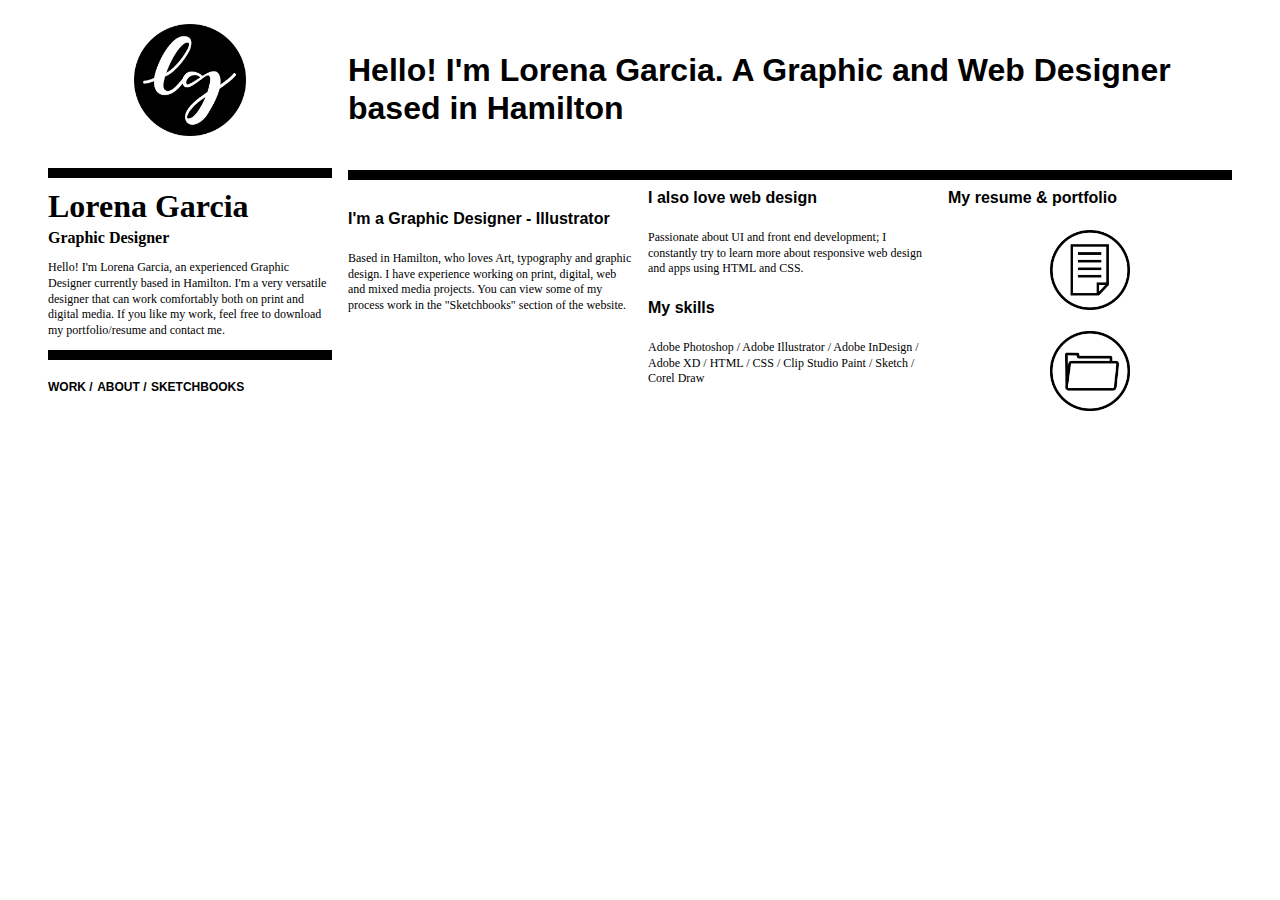
<file: About.html>
<!DOCTYPE html>
<head>
  <meta charset="utf-8">
  <meta name="description" content="DESCRIPTION TEXT">
  <meta name="viewport" content="width=device-width, initial-scale=1">
  <link href="styles.css" rel="stylesheet">
  <title>Lorena Garcia | Graphic Designer</title>

  <link rel="apple-touch-icon" sizes="180x180" href="images/apple-touch-icon.png">
  <link rel="icon" type="images/png" sizes="32x32" href="images/favicon-32x32.png">
  <link rel="icon" type="images/png" sizes="16x16" href="images/favicon-16x16.png">
  <link rel="manifest" href="images/site.webmanifest">

  <body>

    <header>
      <a href="index.html" class="logo">
        <img src="images/logo.png" alt="Lorena Garcia"/>
      </a>
      <hr>
      <h1>Lorena Garcia</h1>
      <h3>Graphic Designer</h3>
      <p> Hello! I'm Lorena Garcia, an experienced Graphic Designer currently based in Hamilton. I'm a very versatile designer that can work comfortably both on print and digital media. If you like my work, feel free to download my portfolio/resume and contact me. 

      </p>
      <hr>
      <nav>
        <a href="index.html">Work</a>
        <a href="About.html">About</a>
        <a href="Sketchbooks.html">Sketchbooks</a>
      </nav>
    </header>
    

    <main>


      <h4 class="big-heading"> Hello! I'm Lorena Garcia. A Graphic and Web Designer
      based in Hamilton</h4>
      <hr>

      
      <div class="columns">
        
        <div>

          <h4>I'm a Graphic Designer - Illustrator</h4>

          <p>Based in Hamilton, who loves Art,
            typography and graphic design. I have
            experience working on print, digital, web and
            mixed media projects. You can view some of my 
            process work in the "Sketchbooks" section of
            the website.
          </p>

        </div>

        
        <div>
          <h4>I also love web design</h4>

          <p>Passionate about UI and front end
            development; I constantly try to learn
            more about responsive web design
            and apps using HTML and CSS.
          </p>

          <h4>My skills</h4>

          <p>Adobe Photoshop / Adobe Illustrator /
            Adobe InDesign / Adobe XD / HTML
            / CSS / Clip Studio Paint / Sketch /
          Corel Draw</p>

        </div>


        <div>
          
         <h4>My resume & portfolio</h4>
         <a href="resume.pdf" class="resume"><img src="images/resume.png" alt="Lorena Garcia"/></a>
         <br>
         <a href="portfolio.pdf" class="resume"><img src="images/portfolio.png" alt="Lorena Garcia"/></a>


         
       </div>


     </div>
   </div>

 </div>
</file>
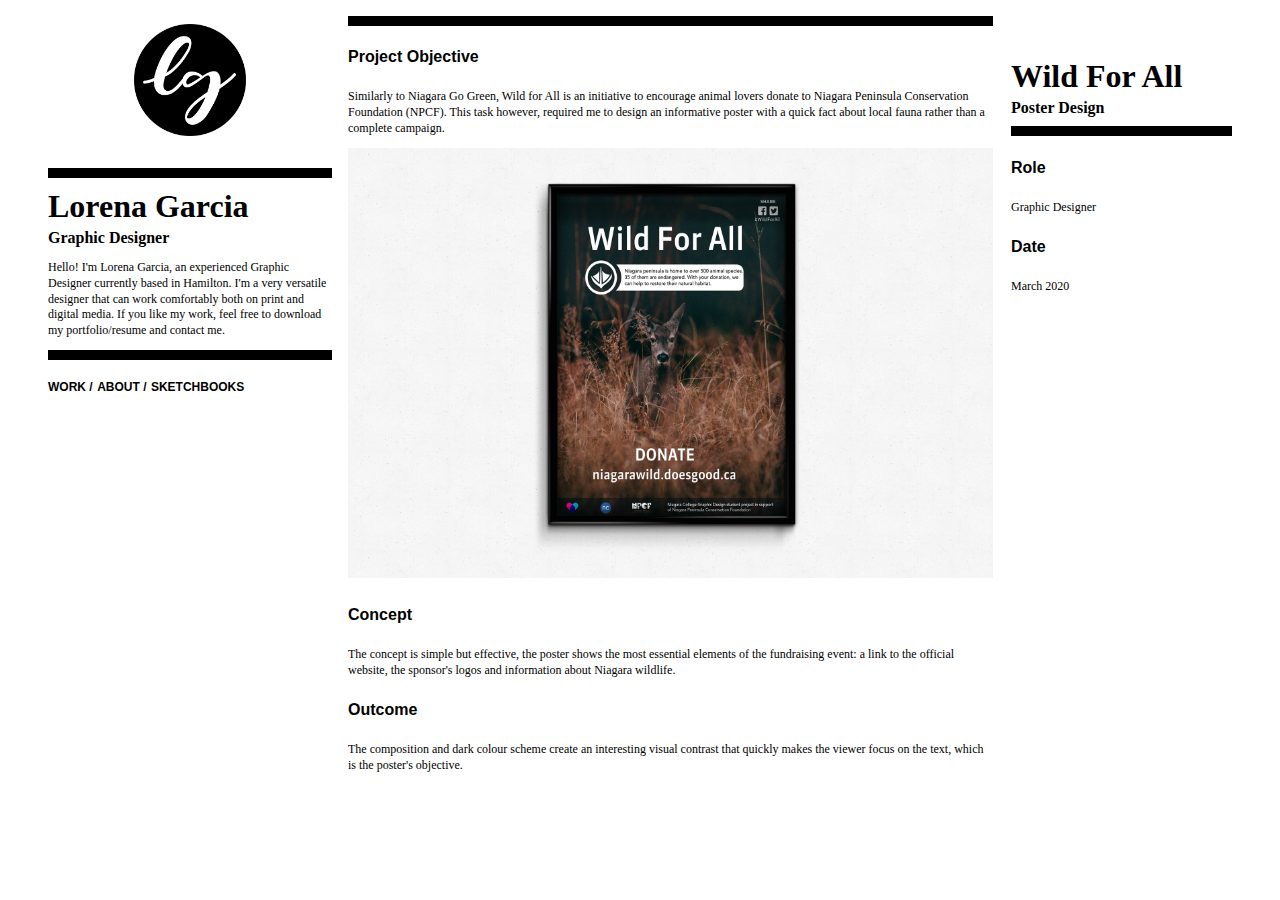
<file: Piece3.html>
<!DOCTYPE html>
<head>
  <meta charset="utf-8">
  <meta name="description" content="DESCRIPTION TEXT">
  <meta name="viewport" content="width=device-width, initial-scale=1">
  <link href="styles.css" rel="stylesheet">
  <title>Lorena Garcia | Graphic Designer</title>

  <link rel="apple-touch-icon" sizes="180x180" href="images/apple-touch-icon.png">
  <link rel="icon" type="images/png" sizes="32x32" href="images/favicon-32x32.png">
  <link rel="icon" type="images/png" sizes="16x16" href="images/favicon-16x16.png">
  <link rel="manifest" href="images/site.webmanifest">


  <body>
    <header>
      <a href="index.html" class="logo">
        <img src="images/logo.png" alt="Lorena Garcia"/>
      </a>
      <hr>
      <h1>Lorena Garcia</h1>
      <h3>Graphic Designer</h3>
      <p>Hello! I'm Lorena Garcia, an experienced Graphic Designer currently based in Hamilton. I'm a very versatile designer that can work comfortably both on print and digital media. If you like my work, feel free to download my portfolio/resume and contact me.</p>
      <hr>
      <nav>
        <a href="index.html">Work</a>
        <a href="About.html">About</a>
        <a href="Sketchbooks.html">Sketchbooks</a>
      </nav>
    </header>


    <main>

      <article>

        <hr>
        <h4>Project Objective</h4>

        <p>Similarly to Niagara Go Green, Wild for All is an initiative to encourage animal lovers donate to Niagara Peninsula Conservation Foundation (NPCF). This task however, required me to design an informative poster with a quick fact about local fauna rather than a complete campaign.</p>

        <img type="images.png" src="images/3.png">
      

        <h4>Concept</h4>

        <p>The concept is simple but effective, the poster shows the most essential elements of the fundraising event: a link to the official website, the sponsor's logos and information about Niagara wildlife.</p>


        <h4> Outcome</h4>

        <p>The composition and dark colour scheme create an interesting visual contrast that quickly makes the viewer focus on the text, which is the poster's objective.</p>


      </article>


       <aside>

        <h1>Wild For All</h1>
        <h3>Poster Design</h3>

        <hr>  

        <h4>Role</h4>

        <p>Graphic Designer</p>

        <h4>Date</h4>

        <p>March 2020 </p>

    

      </aside>

      </aside>

    </main>

    
  </body>
</file>
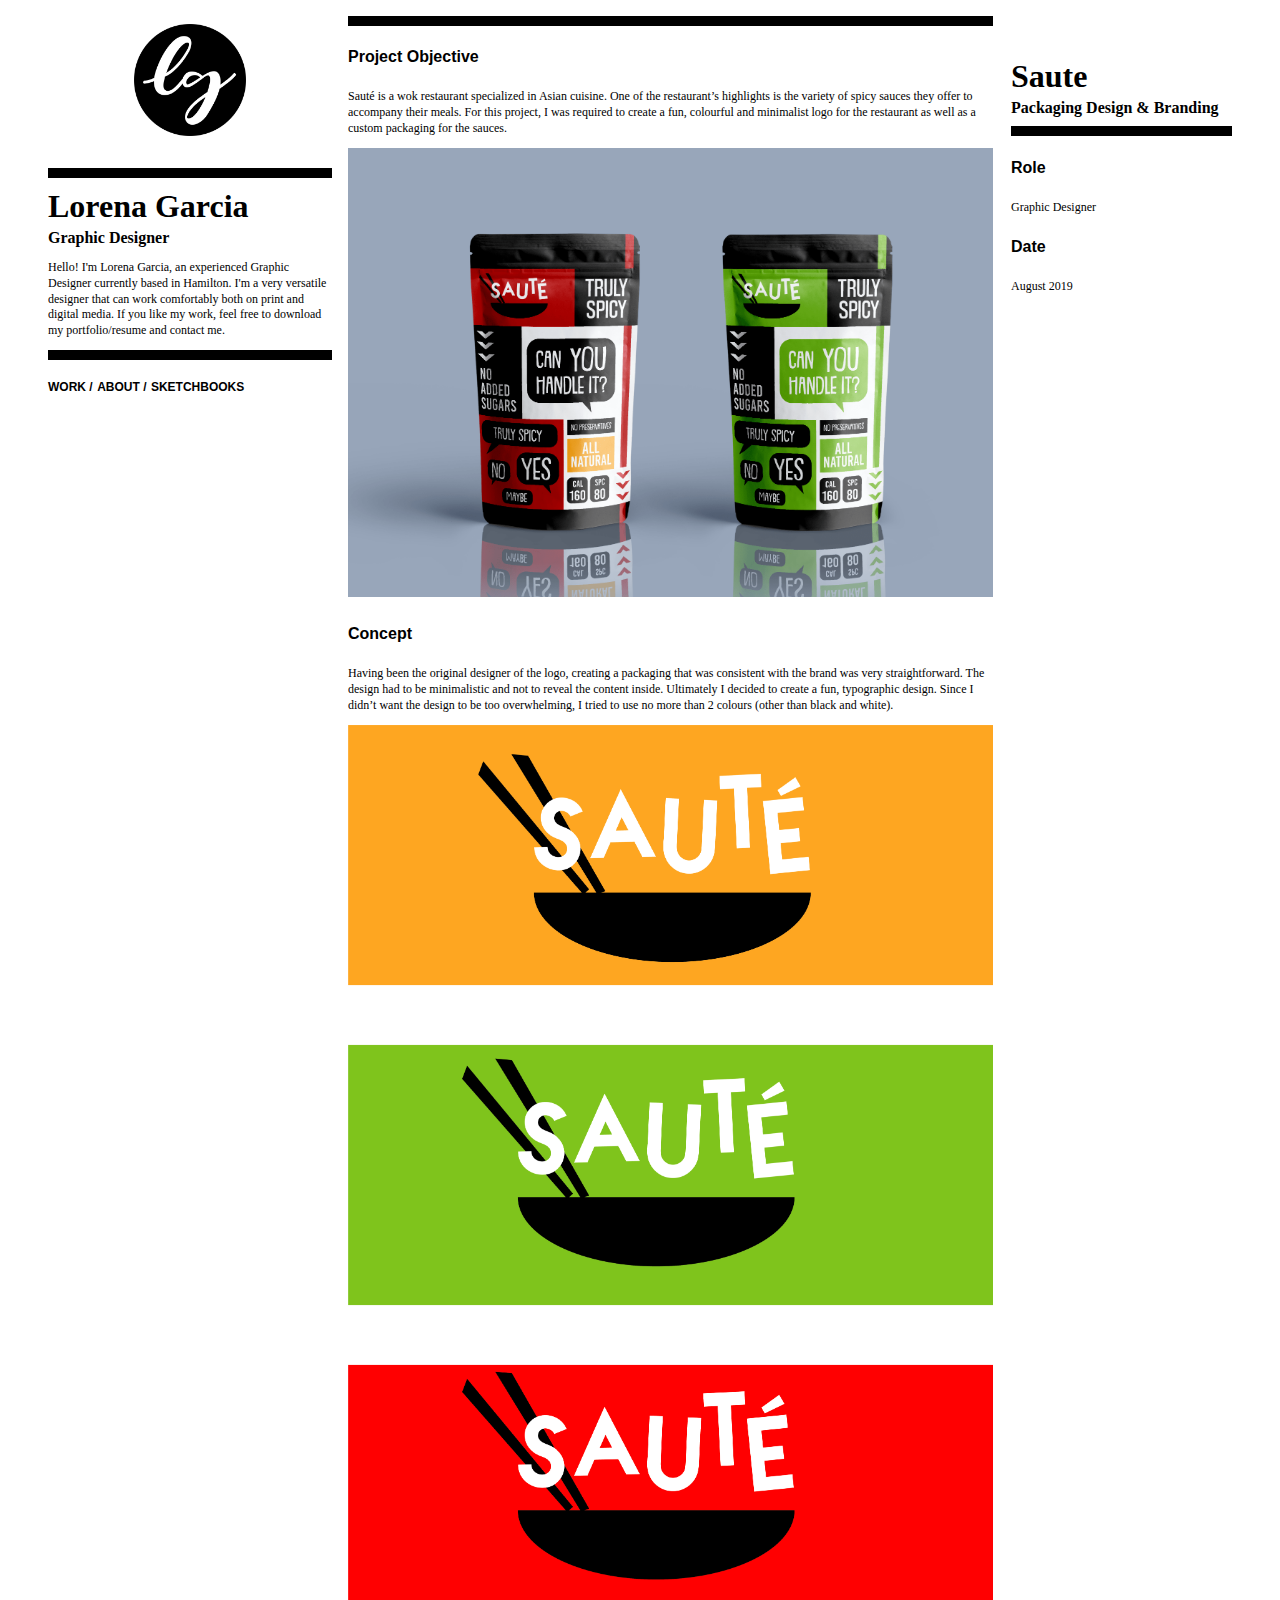
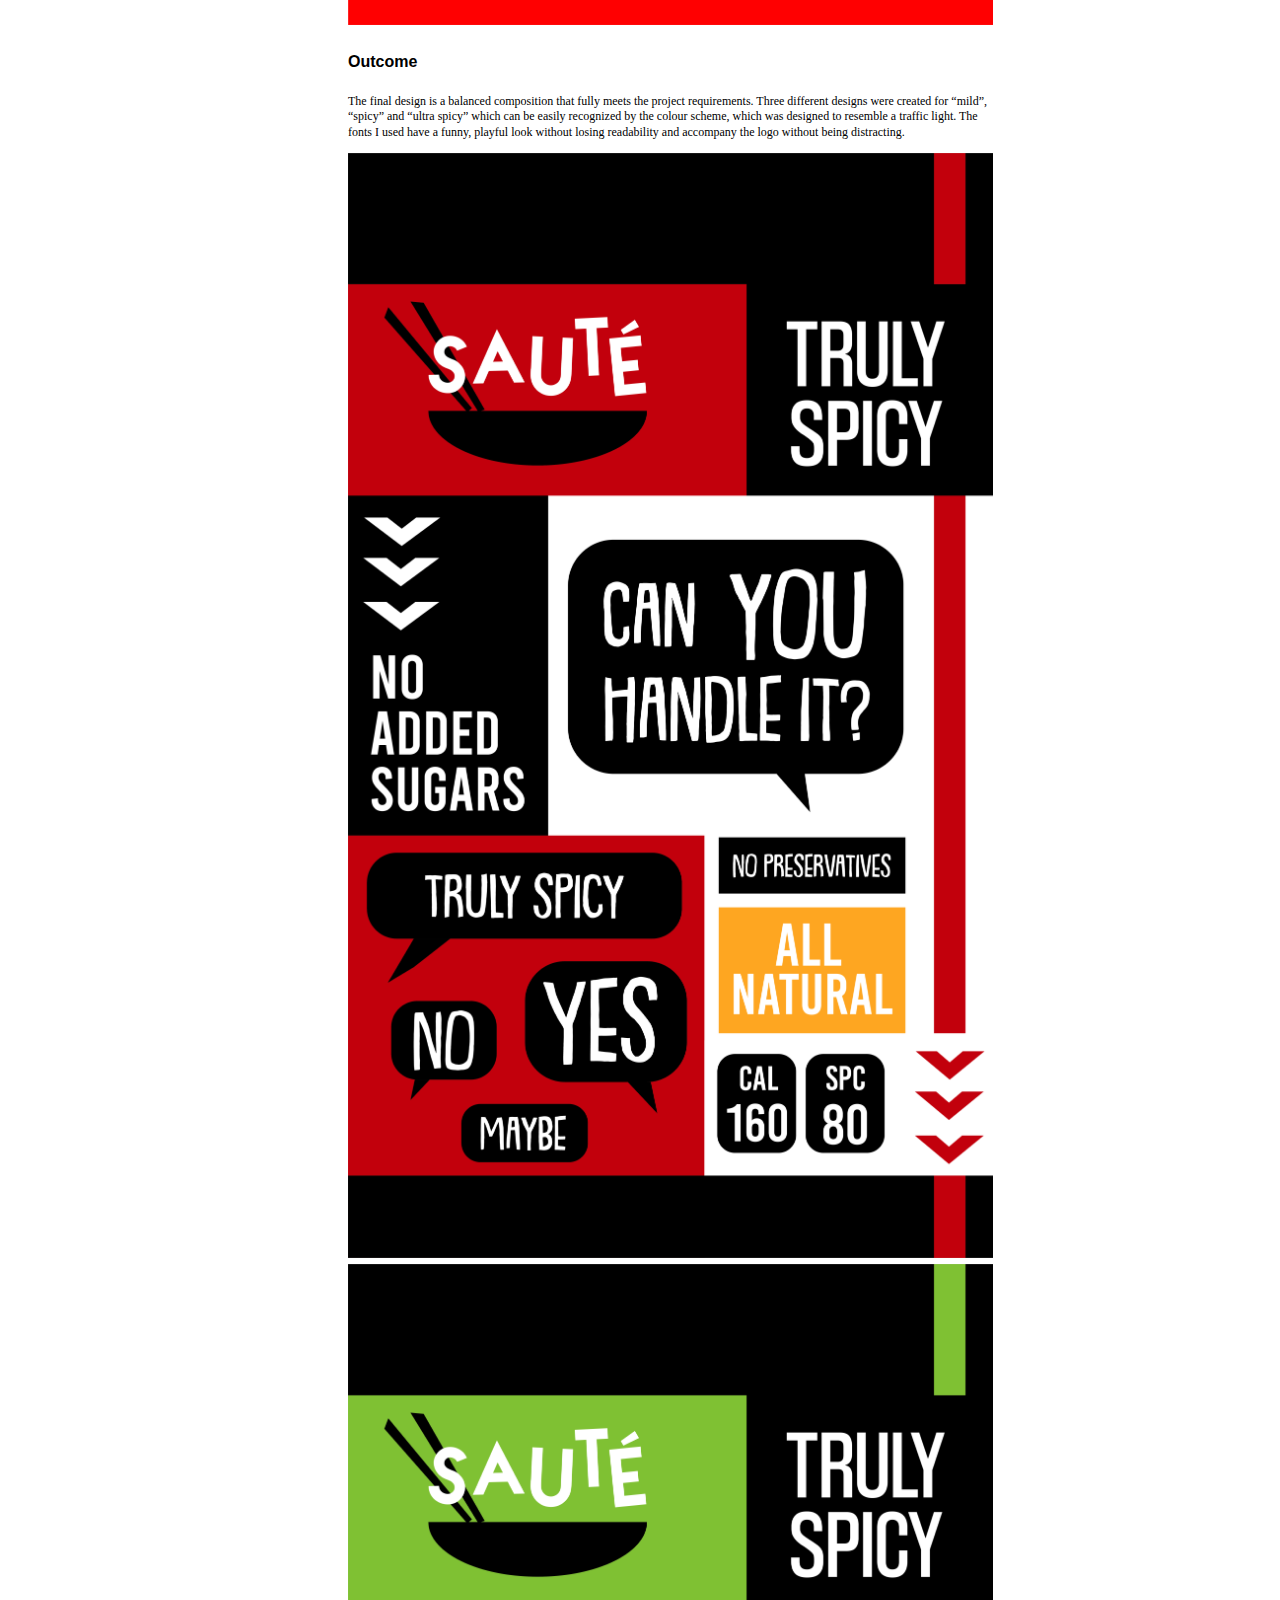
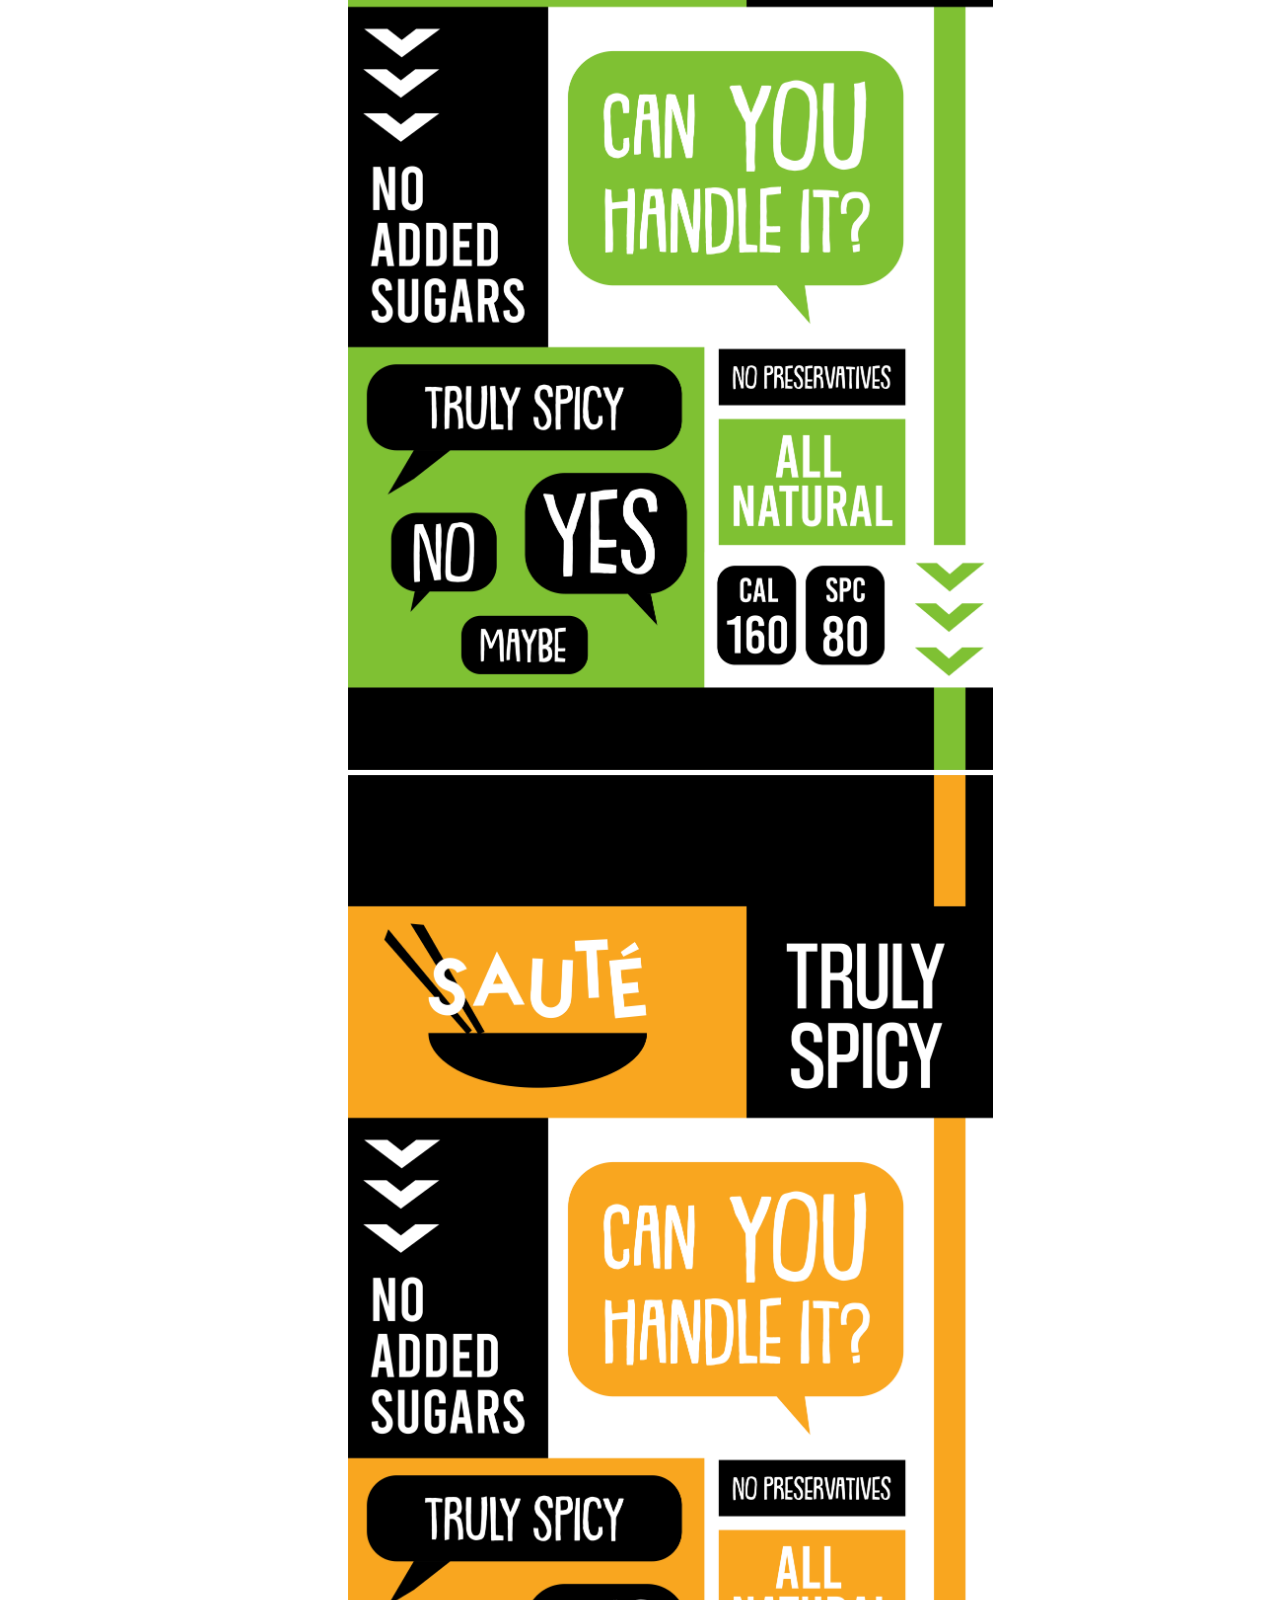
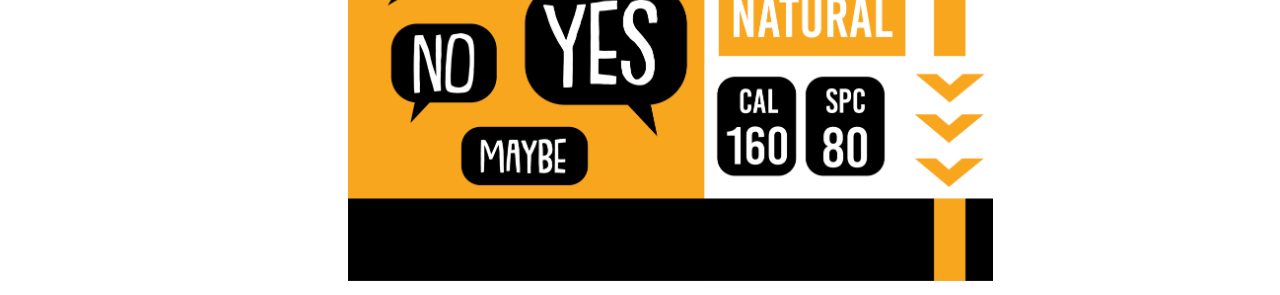
<file: Piece6.html>
<!DOCTYPE html>
<head>
  <meta charset="utf-8">
  <meta name="description" content="DESCRIPTION TEXT">
  <meta name="viewport" content="width=device-width, initial-scale=1">
  <link href="styles.css" rel="stylesheet">
  <title>Lorena Garcia | Graphic Designer</title>

  <link rel="apple-touch-icon" sizes="180x180" href="images/apple-touch-icon.png">
  <link rel="icon" type="images/png" sizes="32x32" href="images/favicon-32x32.png">
  <link rel="icon" type="images/png" sizes="16x16" href="images/favicon-16x16.png">
  <link rel="manifest" href="images/site.webmanifest">


  <body>
    <header>
      <a href="index.html" class="logo">
        <img src="images/logo.png" alt="Lorena Garcia"/>
      </a>
      <hr>
      <h1>Lorena Garcia</h1>
      <h3>Graphic Designer</h3>
      <p>Hello! I'm Lorena Garcia, an experienced Graphic Designer currently based in Hamilton. I'm a very versatile designer that can work comfortably both on print and digital media. If you like my work, feel free to download my portfolio/resume and contact me.</p>
      <hr>
      <nav>
        <a href="index.html">Work</a>
        <a href="About.html">About</a>
        <a href="Sketchbooks.html">Sketchbooks</a>
      </nav>
    </header>


    <main>

      <article>

        <hr>
        <h4>Project Objective</h4>

        <p>Sauté is a wok restaurant specialized in Asian cuisine. One of the restaurant’s highlights is the variety of spicy sauces they offer to accompany their meals. For this project, I was required to create a fun, colourful and minimalist logo for the restaurant as well as a custom packaging for the sauces.</p>

        <img type="images.png" src="images/6.png">


        <h4>Concept</h4>

        <p>Having been the original designer of the logo, creating a packaging that was consistent with the brand was very straightforward. The design had to be minimalistic and not to reveal the content inside. Ultimately I decided to create a fun, typographic design. Since I didn’t want the design to be too overwhelming, I tried to use no more than 2 colours (other than black and white).
</p>

        <img type="images.png" src="images/6.2.png">

        <h4> Outcome</h4>

        <p>The final design is a balanced composition that fully meets the project requirements. Three different designs were created for “mild”, “spicy” and “ultra spicy” which can be easily recognized by the colour scheme, which was designed to resemble a traffic light. The fonts I used have a funny, playful look without losing readability and accompany the logo without being distracting.</p>

        <img type="images.png" src="images/6.3.png">
        <img type="images.png" src="images/6.4.png">
        <img type="images.png" src="images/6.5.png">



      </article>


       <aside>

        <h1>Saute</h1>
        <h3>Packaging Design & Branding</h3>

        <hr>  

        <h4>Role</h4>

        <p>Graphic Designer</p>

        <h4>Date</h4>

        <p>August 2019 </p>

      

      </aside>

    </main>

    
  </body>
</file>
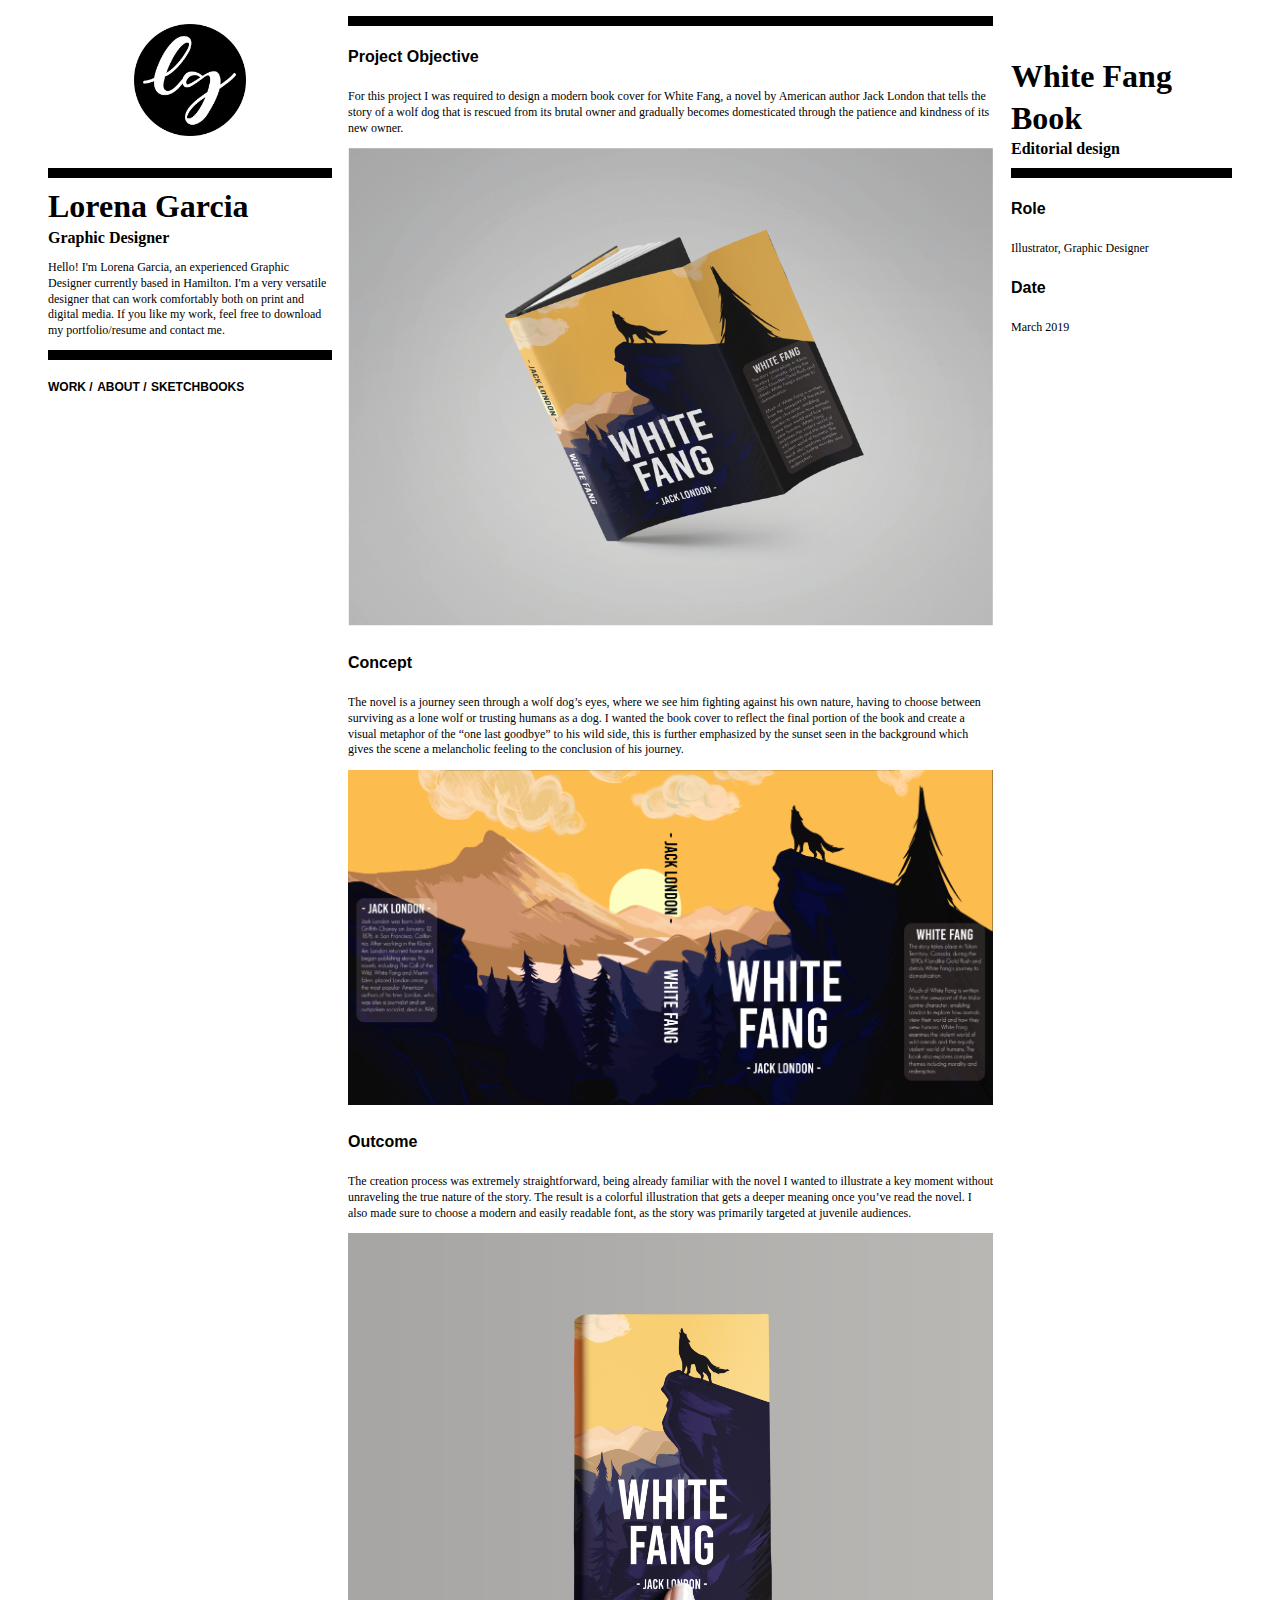
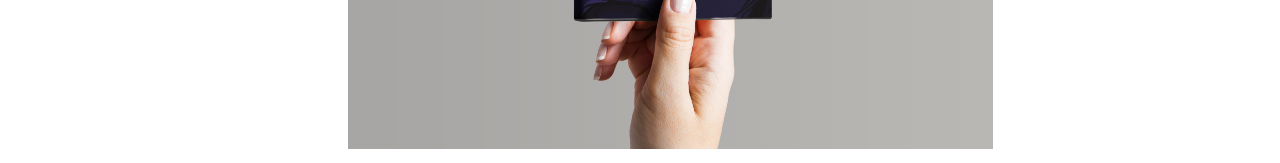
<file: Piece7.html>
<!DOCTYPE html>
<head>
  <meta charset="utf-8">
  <meta name="description" content="DESCRIPTION TEXT">
  <meta name="viewport" content="width=device-width, initial-scale=1">
  <link href="styles.css" rel="stylesheet">
  <title>Lorena Garcia | Graphic Designer</title>

  <link rel="apple-touch-icon" sizes="180x180" href="images/apple-touch-icon.png">
  <link rel="icon" type="images/png" sizes="32x32" href="images/favicon-32x32.png">
  <link rel="icon" type="images/png" sizes="16x16" href="images/favicon-16x16.png">
  <link rel="manifest" href="images/site.webmanifest">


  <body>
    <header>
      <a href="index.html" class="logo">
        <img src="images/logo.png" alt="Lorena Garcia"/>
      </a>
      <hr>
      <h1>Lorena Garcia</h1>
      <h3>Graphic Designer</h3>
      <p>Hello! I'm Lorena Garcia, an experienced Graphic Designer currently based in Hamilton. I'm a very versatile designer that can work comfortably both on print and digital media. If you like my work, feel free to download my portfolio/resume and contact me.</p>
      <hr>
      <nav>
        <a href="index.html">Work</a>
        <a href="About.html">About</a>
        <a href="Sketchbooks.html">Sketchbooks</a>
      </nav>
    </header>


    <main>

      <article>

        <hr>
        <h4>Project Objective</h4>

        <p>For this project I was required to design a modern book cover for White Fang, a novel by American author Jack London that tells the story of a wolf dog that is rescued from its brutal owner and gradually becomes domesticated through the patience and kindness of its new owner.</p>

        <img type="images.png" src="images/7.2.png">
        
        <h4>Concept</h4>

        <p>The novel is a journey seen through a wolf dog’s eyes, where we see him fighting against his own nature, having to choose between surviving as a lone wolf or trusting humans as a dog. I wanted the book cover to reflect the final portion of the book and create a visual metaphor of the “one last goodbye” to his wild side, this is further emphasized by the sunset seen in the background which gives the scene a melancholic feeling to the conclusion of his journey.  </p>

        <img type="images.png" src="images/7.png">
        
  

        <h4> Outcome</h4>

        <p>The creation process was extremely straightforward, being already familiar with the novel I wanted to illustrate a key moment without unraveling the true nature of the story. The result is a colorful illustration that gets a deeper meaning once you’ve read the novel. I also made sure to choose a modern and easily readable font, as the story was primarily targeted at juvenile audiences. 
</p>

        <img type="images.png" src="images/7.3.jpg">

      </article>


      <aside>

        <h1>White Fang Book</h1>
        <h3>Editorial design</h3>

        <hr>  

        <h4>Role</h4>

        <p>Illustrator, Graphic Designer</p>

        <h4>Date</h4>

        <p>March 2019 </p>


      </aside>

    </main>

    
  </body>
</file>
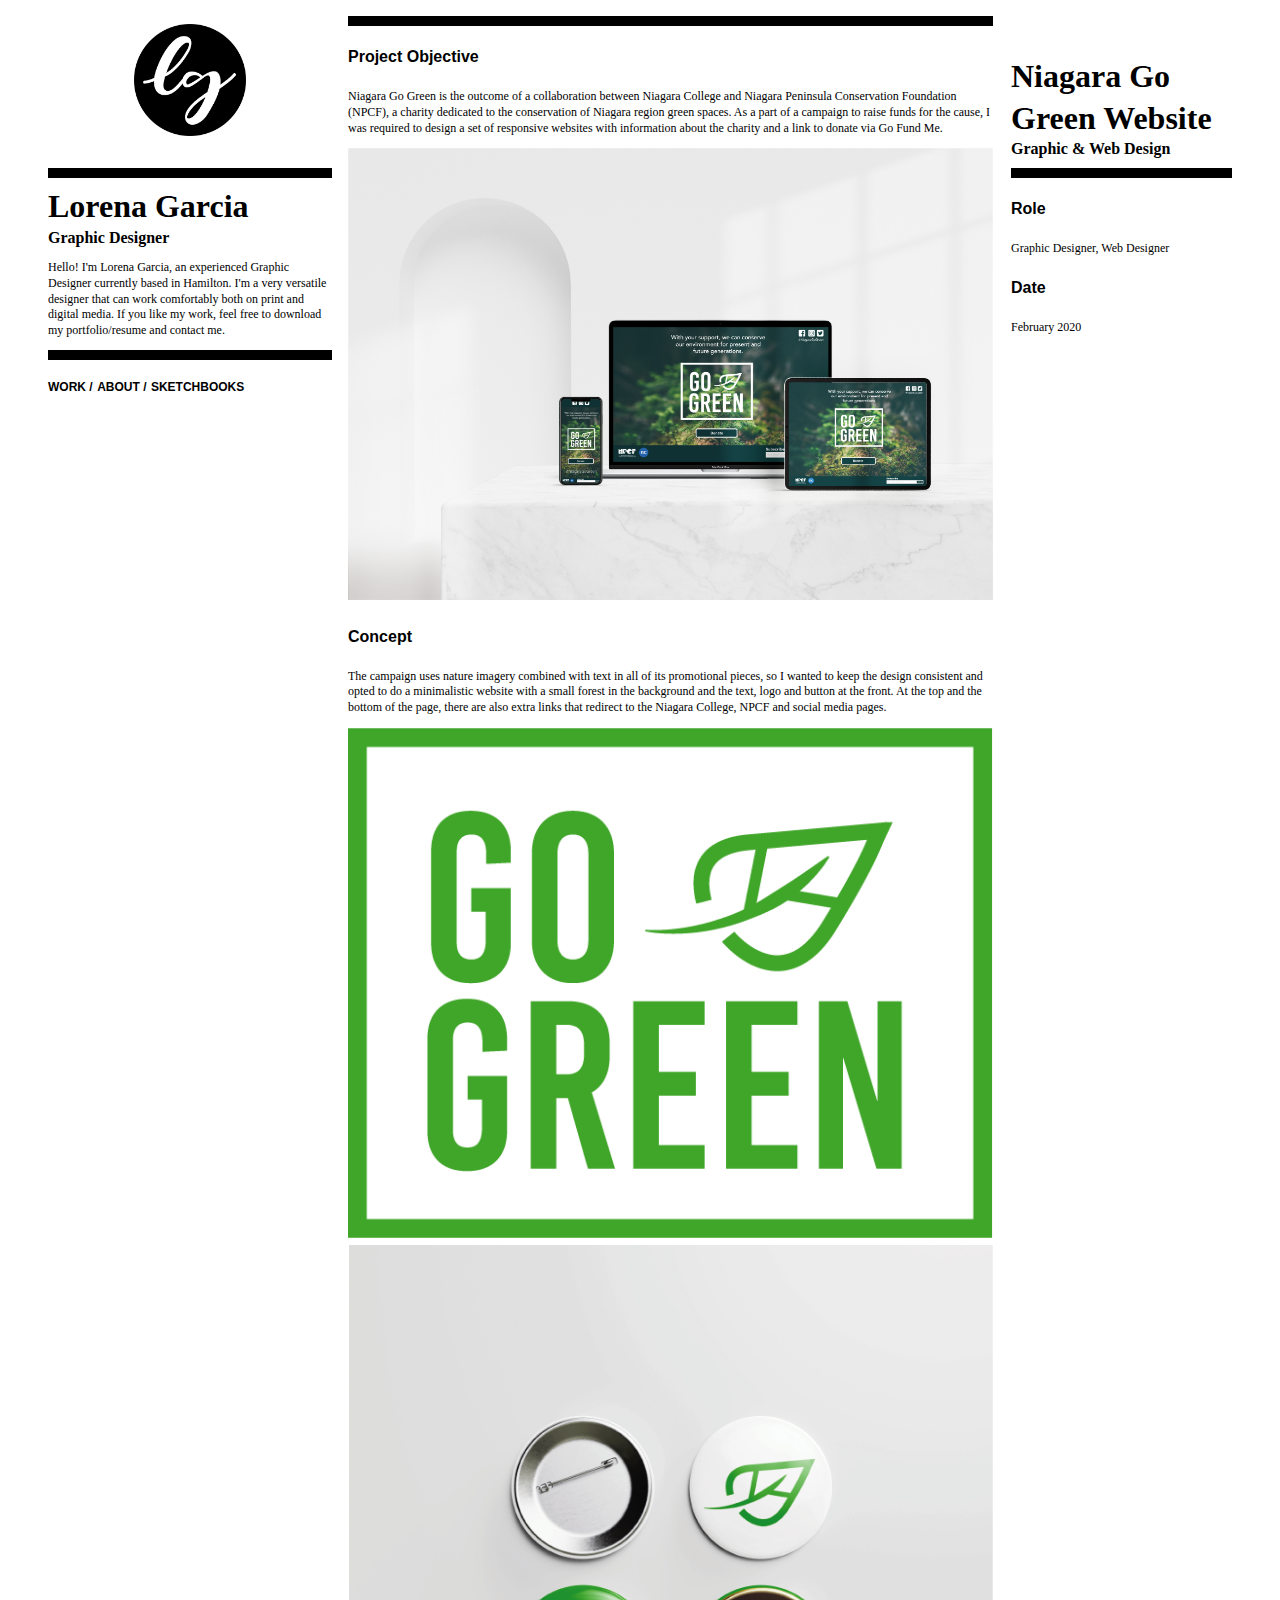
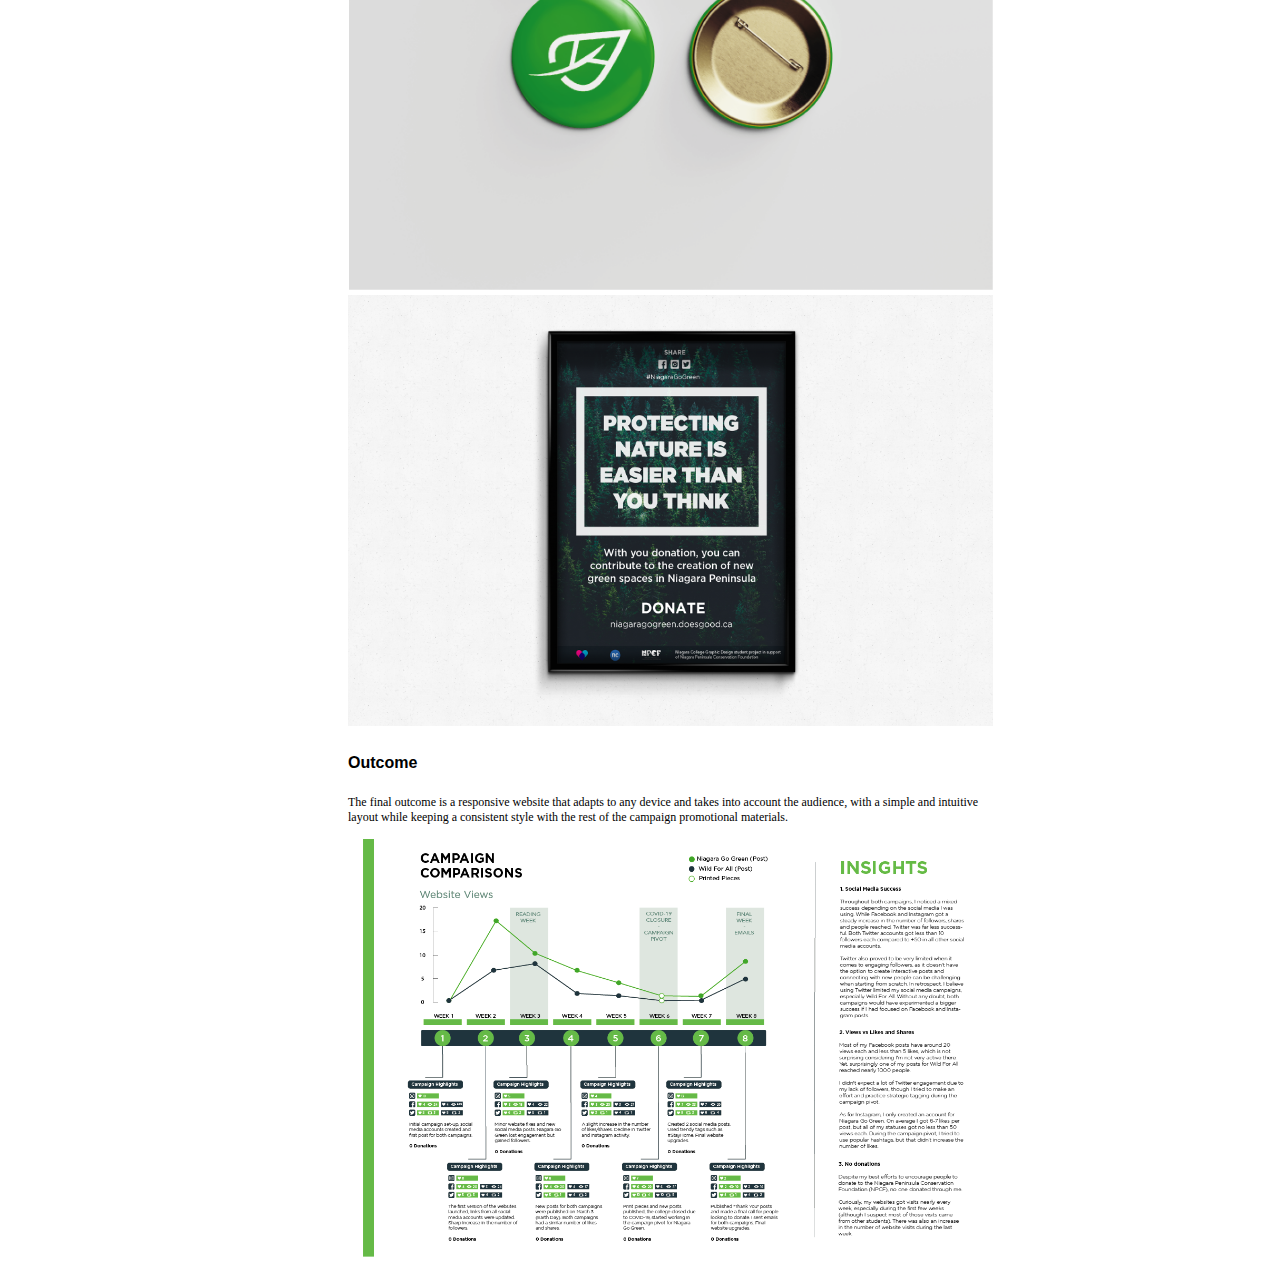
<file: Piece8.html>
<!DOCTYPE html>
<head>
  <meta charset="utf-8">
  <meta name="description" content="DESCRIPTION TEXT">
  <meta name="viewport" content="width=device-width, initial-scale=1">
  <link href="styles.css" rel="stylesheet">
  <title>Lorena Garcia | Graphic Designer</title>

  <link rel="apple-touch-icon" sizes="180x180" href="images/apple-touch-icon.png">
  <link rel="icon" type="images/png" sizes="32x32" href="images/favicon-32x32.png">
  <link rel="icon" type="images/png" sizes="16x16" href="images/favicon-16x16.png">
  <link rel="manifest" href="images/site.webmanifest">


  <body>
    <header>
      <a href="index.html" class="logo">
        <img src="images/logo.png" alt="Lorena Garcia"/>
      </a>
      <hr>
      <h1>Lorena Garcia</h1>
      <h3>Graphic Designer</h3>
      <p>Hello! I'm Lorena Garcia, an experienced Graphic Designer currently based in Hamilton. I'm a very versatile designer that can work comfortably both on print and digital media. If you like my work, feel free to download my portfolio/resume and contact me.</p>
      <hr>
      <nav>
        <a href="index.html">Work</a>
        <a href="About.html">About</a>
        <a href="Sketchbooks.html">Sketchbooks</a>
      </nav>
    </header>


    <main>

      <article>

        <hr>
        <h4>Project Objective</h4>

        <p>Niagara Go Green is the outcome of a collaboration between Niagara College and Niagara Peninsula Conservation Foundation (NPCF), a charity dedicated to the conservation of Niagara region green spaces. As a part of a campaign to raise funds for the cause, I was required to design a set of responsive websites with information about the charity and a link to donate via Go Fund Me.
</p>

        <img type="images.png" src="images/8.png">
       
        <h4>Concept</h4>

        <p>The campaign uses nature imagery combined with text in all of its promotional pieces, so I wanted to keep the design consistent and opted to do a minimalistic website with a small forest in the background and the text, logo and button at the front. At the top and the bottom of the page, there are also extra links that redirect to the Niagara College, NPCF and social media pages.
</p>

        <img type="images.png" src="images/8.1.png">
        <img type="images.png" src="images/8.3.png">
        <img type="images.png" src="images/8.2.png">

        <h4> Outcome</h4>

        <p>The final outcome is a responsive website that adapts to any device and takes into account the audience, with a simple and intuitive layout while keeping a consistent style with the rest of the campaign promotional materials.</p>

        <img type="images.png" src="images/8.4.png">

      </article>


       <aside>

        <h1>Niagara Go Green Website</h1>
        <h3>Graphic & Web Design</h3>

        <hr>  

        <h4>Role</h4>

        <p>Graphic Designer, Web Designer</p>

        <h4>Date</h4>

        <p>February 2020 </p>



      </aside>

    </main>

    
  </body>
</file>
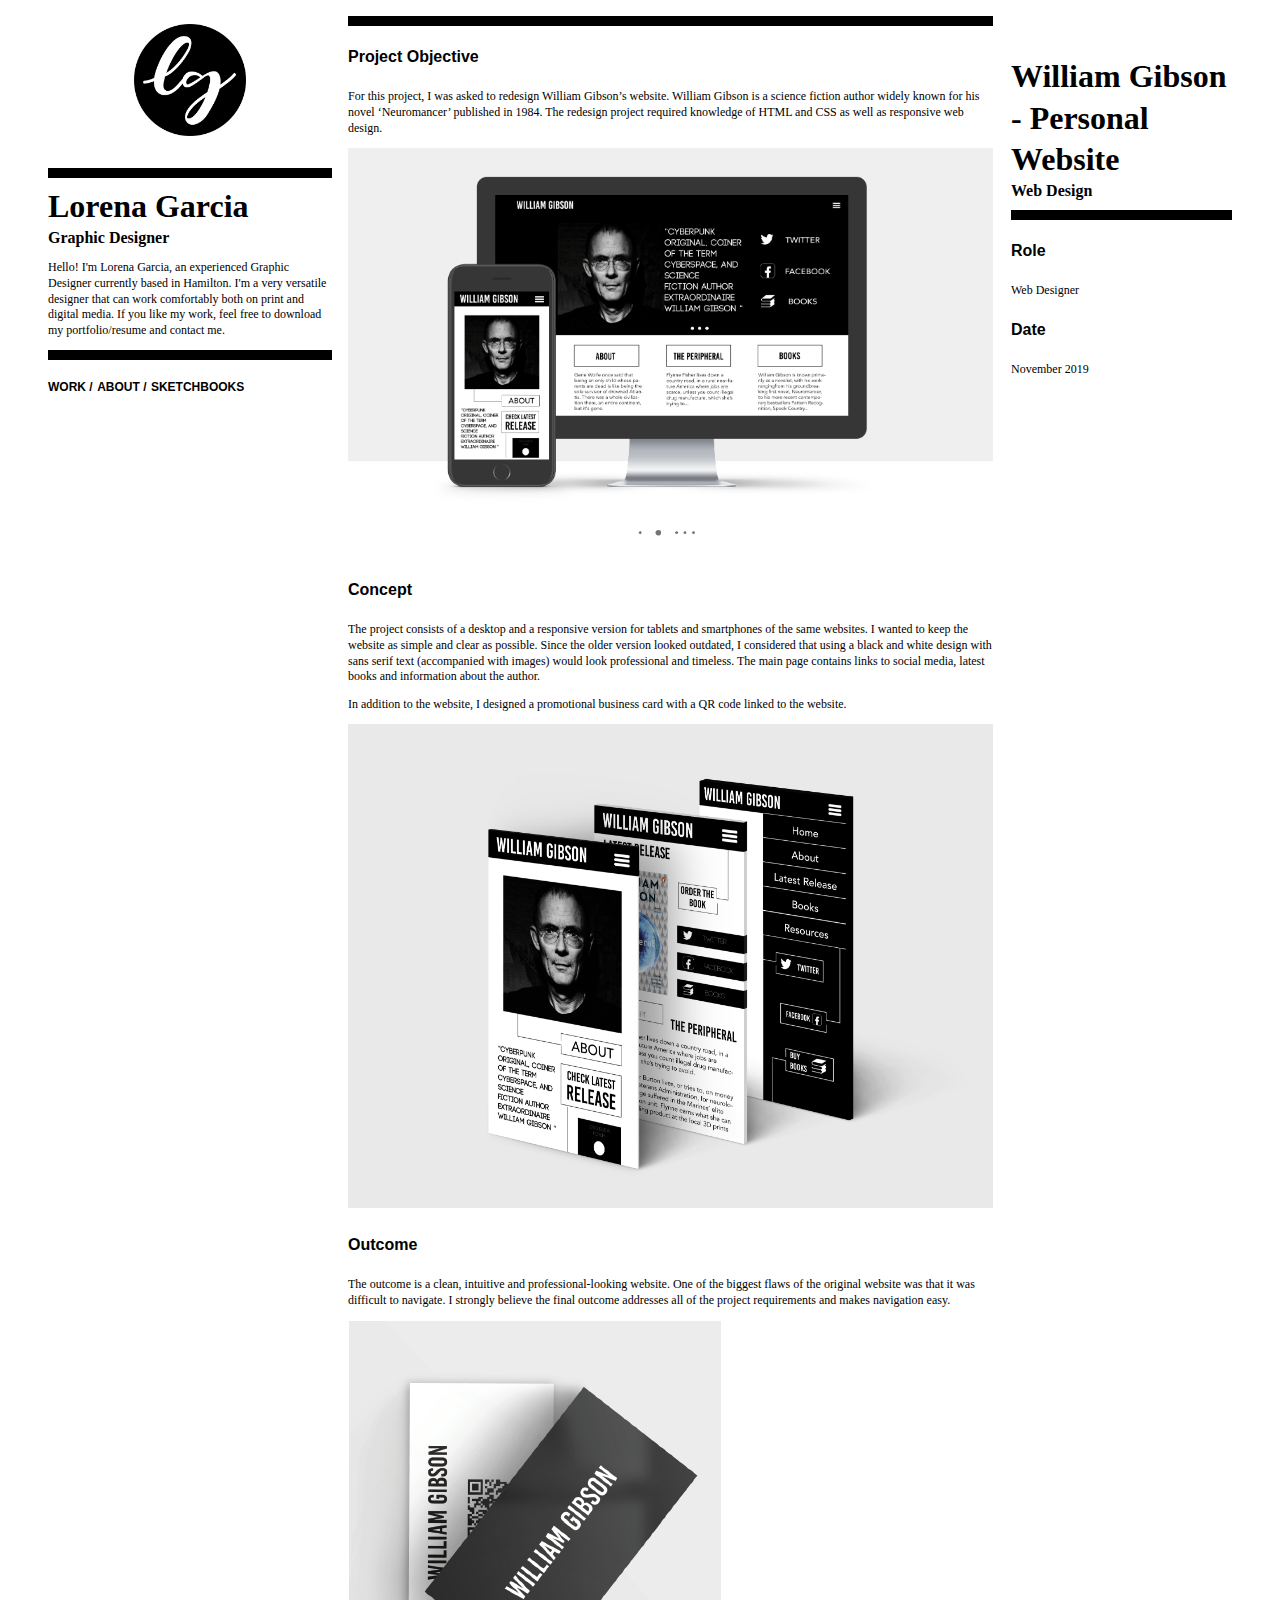
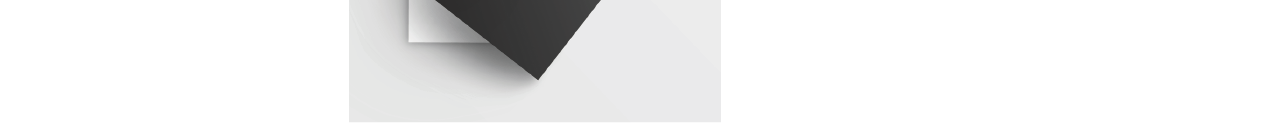
<file: Piece9.html>
<!DOCTYPE html>
<head>
  <meta charset="utf-8">
  <meta name="description" content="DESCRIPTION TEXT">
  <meta name="viewport" content="width=device-width, initial-scale=1">
  <link href="styles.css" rel="stylesheet">
  <title>Lorena Garcia | Graphic Designer</title>

  <link rel="apple-touch-icon" sizes="180x180" href="images/apple-touch-icon.png">
  <link rel="icon" type="images/png" sizes="32x32" href="images/favicon-32x32.png">
  <link rel="icon" type="images/png" sizes="16x16" href="images/favicon-16x16.png">
  <link rel="manifest" href="images/site.webmanifest">


  <body>
    <header>
      <a href="index.html" class="logo">
        <img src="images/logo.png" alt="Lorena Garcia"/>
      </a>
      <hr>
      <h1>Lorena Garcia</h1>
      <h3>Graphic Designer</h3>
      <p>Hello! I'm Lorena Garcia, an experienced Graphic Designer currently based in Hamilton. I'm a very versatile designer that can work comfortably both on print and digital media. If you like my work, feel free to download my portfolio/resume and contact me.</p>
      <hr>
      <nav>
        <a href="index.html">Work</a>
        <a href="About.html">About</a>
        <a href="Sketchbooks.html">Sketchbooks</a>
      </nav>
    </header>


    <main>

      <article>

        <hr>
        <h4>Project Objective</h4>

        <p>For this project, I was asked to redesign William Gibson’s website. William Gibson is a science fiction author widely known for his novel ‘Neuromancer’ published in 1984. The redesign project required knowledge of HTML and CSS as well as responsive web design.</p>

        <img type="images.png" src="images/9.png">
       
        <h4>Concept</h4>

        <p>The project consists of a desktop and a responsive version for tablets and smartphones of the same websites. I wanted to keep the website as simple and clear as possible. Since the older version looked outdated, I considered that using a black and white design with sans serif text (accompanied with images) would look professional and timeless. The main page contains links to social media, latest books and information about the author.</p>

<p>In addition to the website, I designed a promotional business card with a QR code linked to the website.
</p>

        <img type="images.png" src="images/9.1.png">        

        <h4> Outcome</h4>

        <p>The outcome is a clean, intuitive and professional-looking website. One of the biggest flaws of the original website was that it was difficult to navigate. I strongly believe the final outcome addresses all of the project requirements and makes navigation easy.</p>

                <img type="images.png" src="images/9.2.png">



      </article>


      <aside>

        <h1>William Gibson - Personal Website</h1>
        <h3>Web Design</h3>

       <hr>  

        <h4>Role</h4>

        <p>Web Designer</p>

        <h4>Date</h4>

        <p>November 2019 </p>


      </aside>

    </main>

    
  </body>
</file>
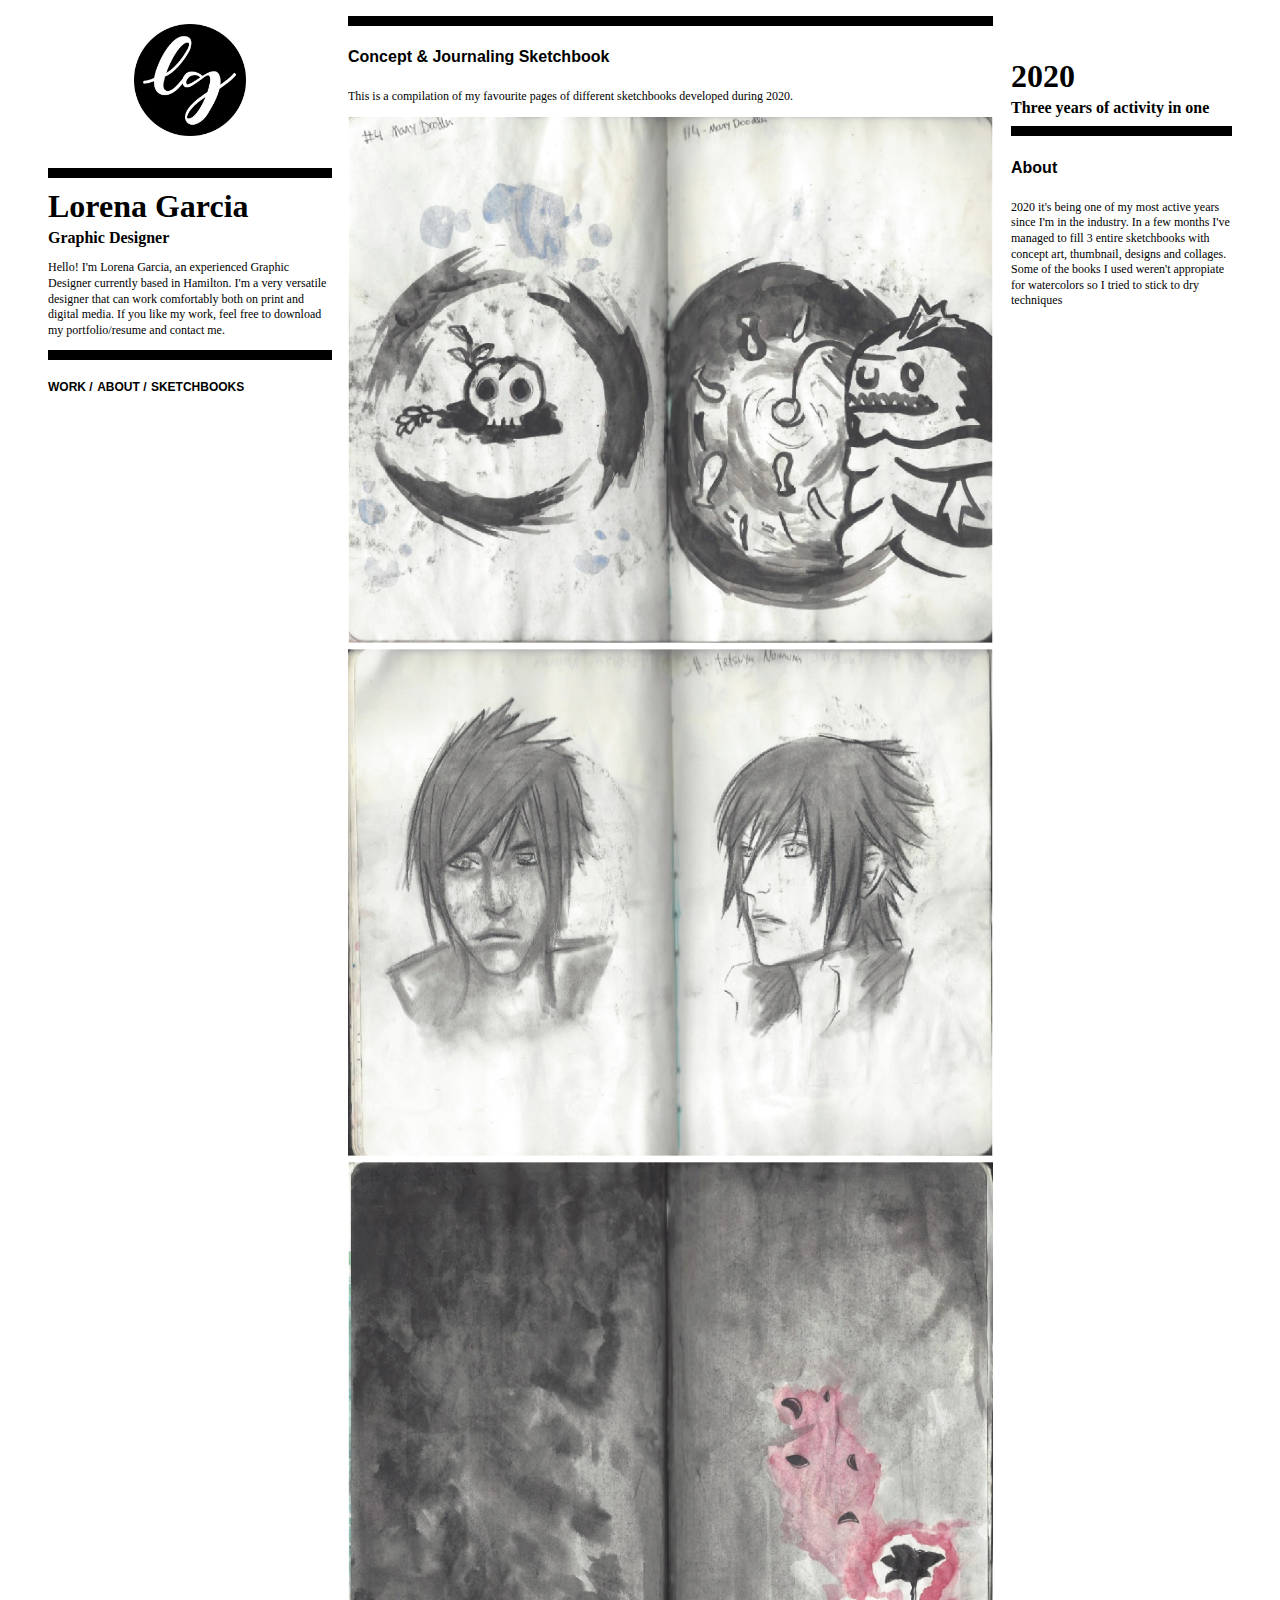
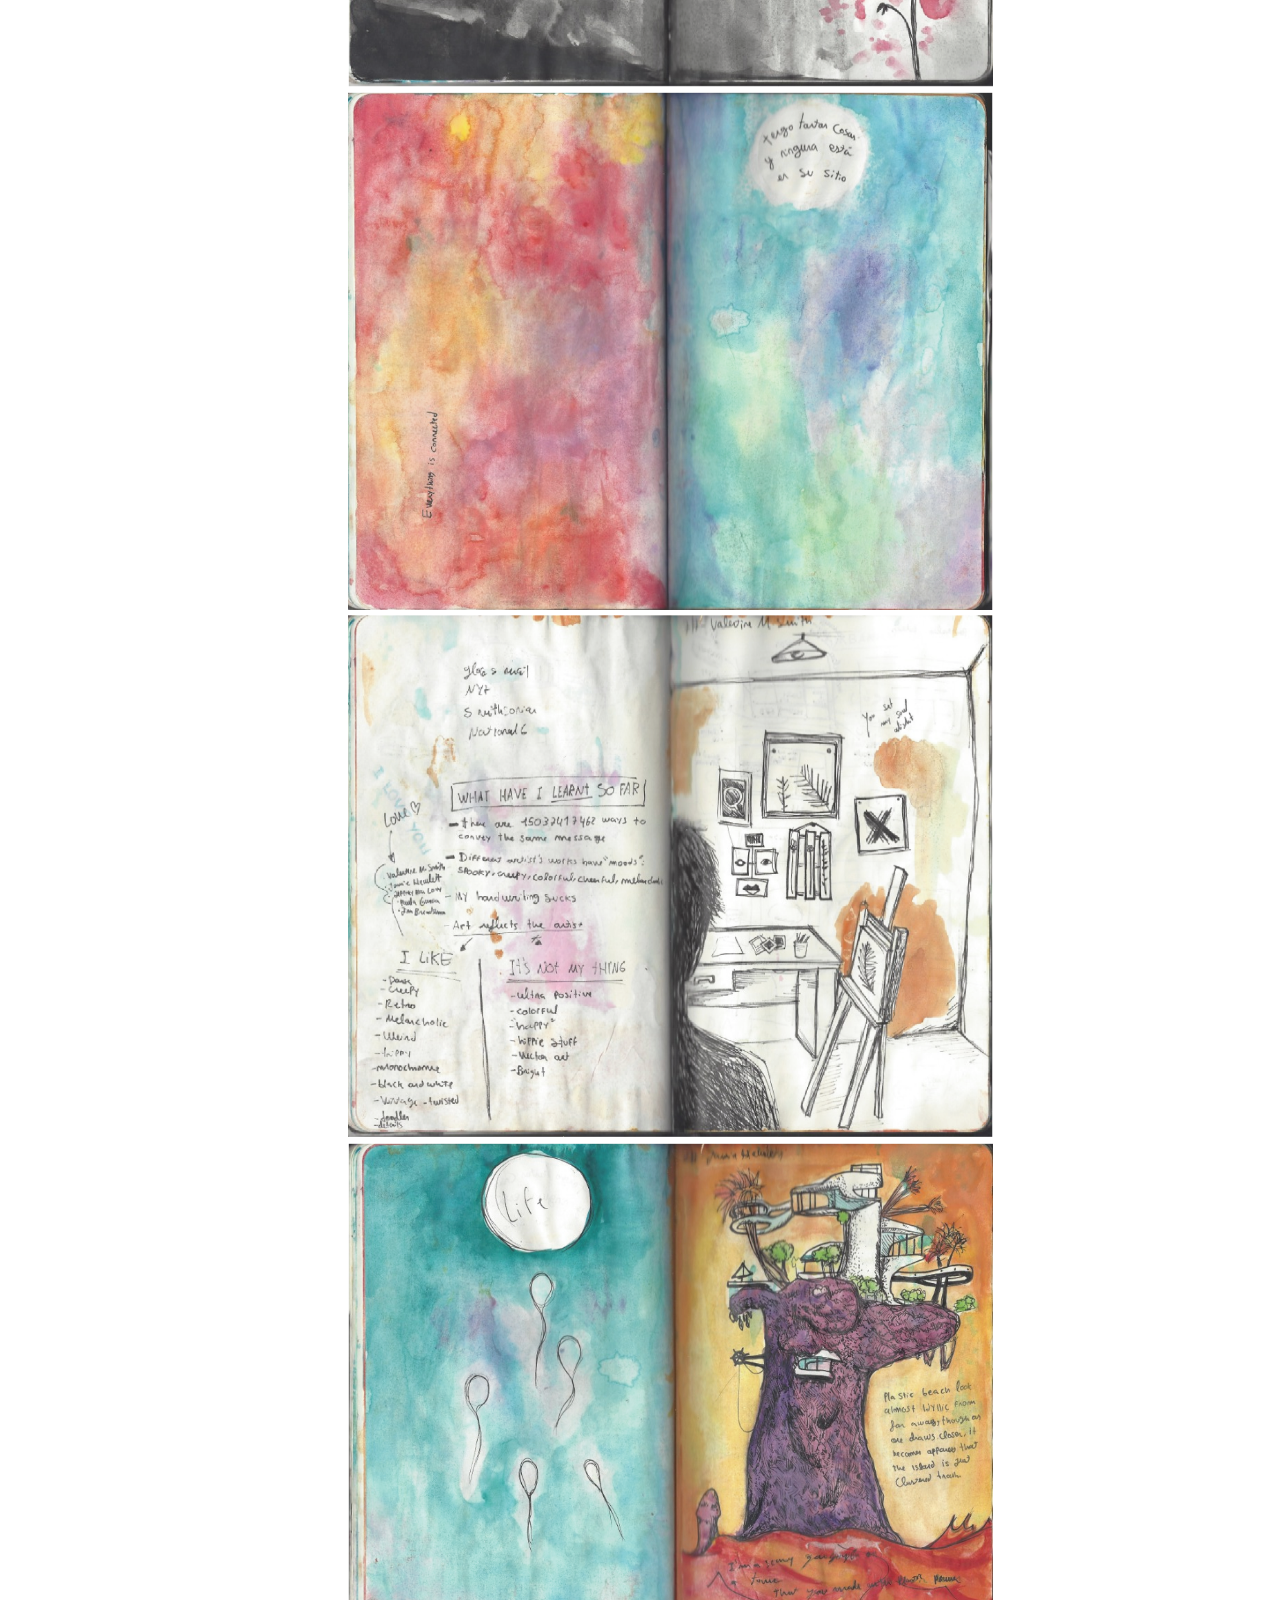
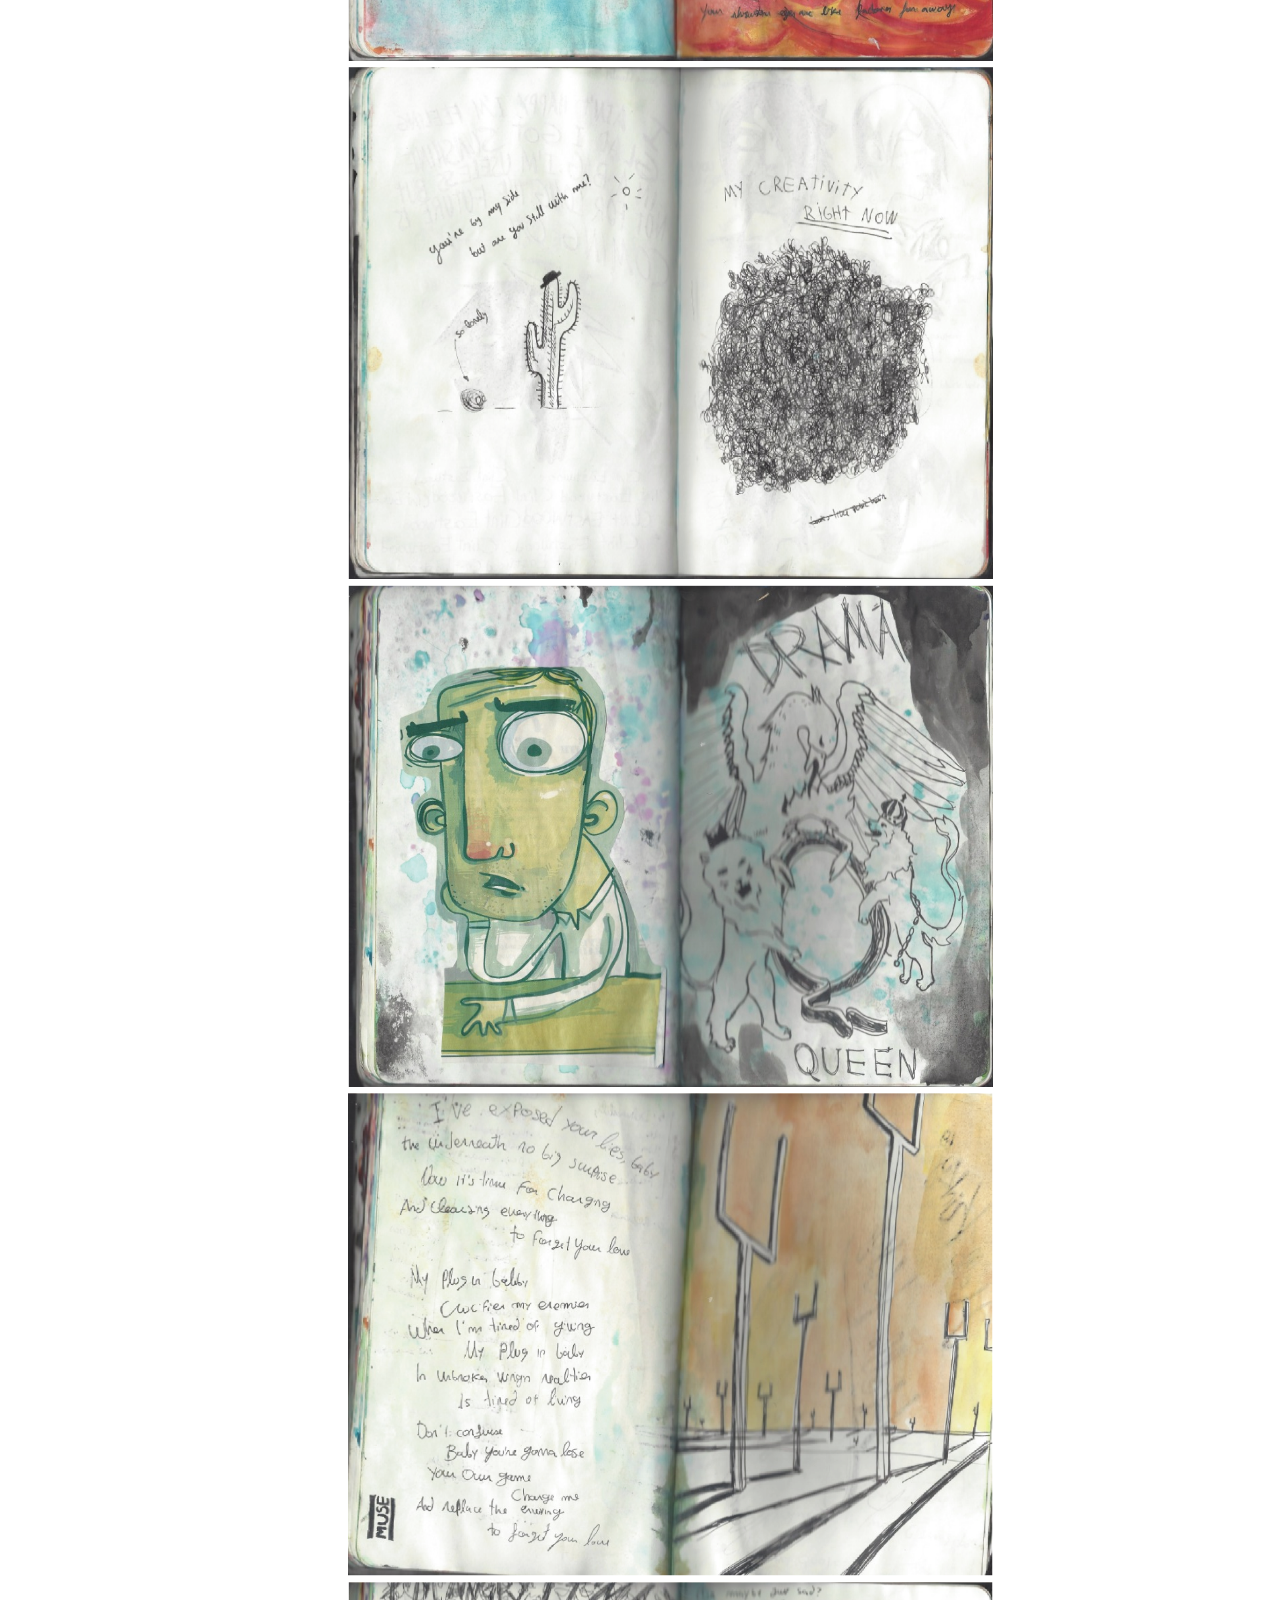
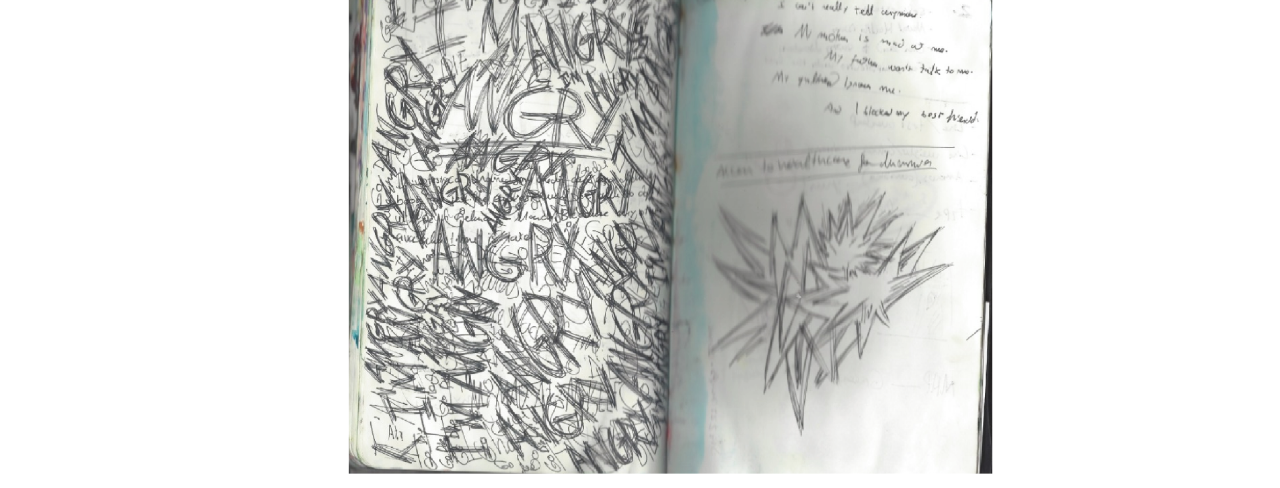
<file: Sketchbook3.html>
<!DOCTYPE html>
<head>
  <meta charset="utf-8">
  <meta name="description" content="DESCRIPTION TEXT">
  <meta name="viewport" content="width=device-width, initial-scale=1">
  <link href="styles.css" rel="stylesheet">
  <title>Lorena Garcia | Graphic Designer</title>

  <link rel="apple-touch-icon" sizes="180x180" href="images/apple-touch-icon.png">
  <link rel="icon" type="images/png" sizes="32x32" href="images/favicon-32x32.png">
  <link rel="icon" type="images/png" sizes="16x16" href="images/favicon-16x16.png">
  <link rel="manifest" href="images/site.webmanifest">

  <body>

    <header>
      <a href="index.html" class="logo">
        <img src="images/logo.png" alt="Lorena Garcia"/>
      </a>
      <hr>
      <h1>Lorena Garcia</h1>
      <h3>Graphic Designer</h3>
      <p> Hello! I'm Lorena Garcia, an experienced Graphic Designer currently based in Hamilton. I'm a very versatile designer that can work comfortably both on print and digital media. If you like my work, feel free to download my portfolio/resume and contact me.

      </p>
      <hr>
      <nav>
        <a href="index.html">Work</a>
        <a href="About.html">About</a>
        <a href="Sketchbooks.html">Sketchbooks</a>
      </nav>
    </header>


    <main>

      <article>

        <hr>

        <h4>Concept & Journaling Sketchbook</h4>

        <p> This is a compilation of my favourite pages of different sketchbooks developed during 2020.</p>

       <img type="images.png" src="images/s3.1.png">
        <img type="images.png" src="images/s3.2.png">
        <img type="images.png" src="images/s3.3.png">
        <img type="images.png" src="images/s3.4.png">
        <img type="images.png" src="images/s3.5.png">
        <img type="images.png" src="images/s3.6.png">
        <img type="images.png" src="images/s3.7.png">
        <img type="images.png" src="images/s3.8.png">
        <img type="images.png" src="images/s3.9.png">
        <img type="images.png" src="images/s3.10.png">

      </article>


      <aside>

        <h1>2020</h1>
        <h3>Three years of activity in one</h3>

        <hr>

        <h4>About</h4>

        <p>2020 it's being one of my most active years since I'm in the industry. In a few months I've managed to fill 3 entire sketchbooks with concept art, thumbnail, designs and collages. Some of the books I used weren't appropiate for watercolors so I tried to stick to dry techniques </p>




      </aside>

    </main>

    
  </body>
</file>
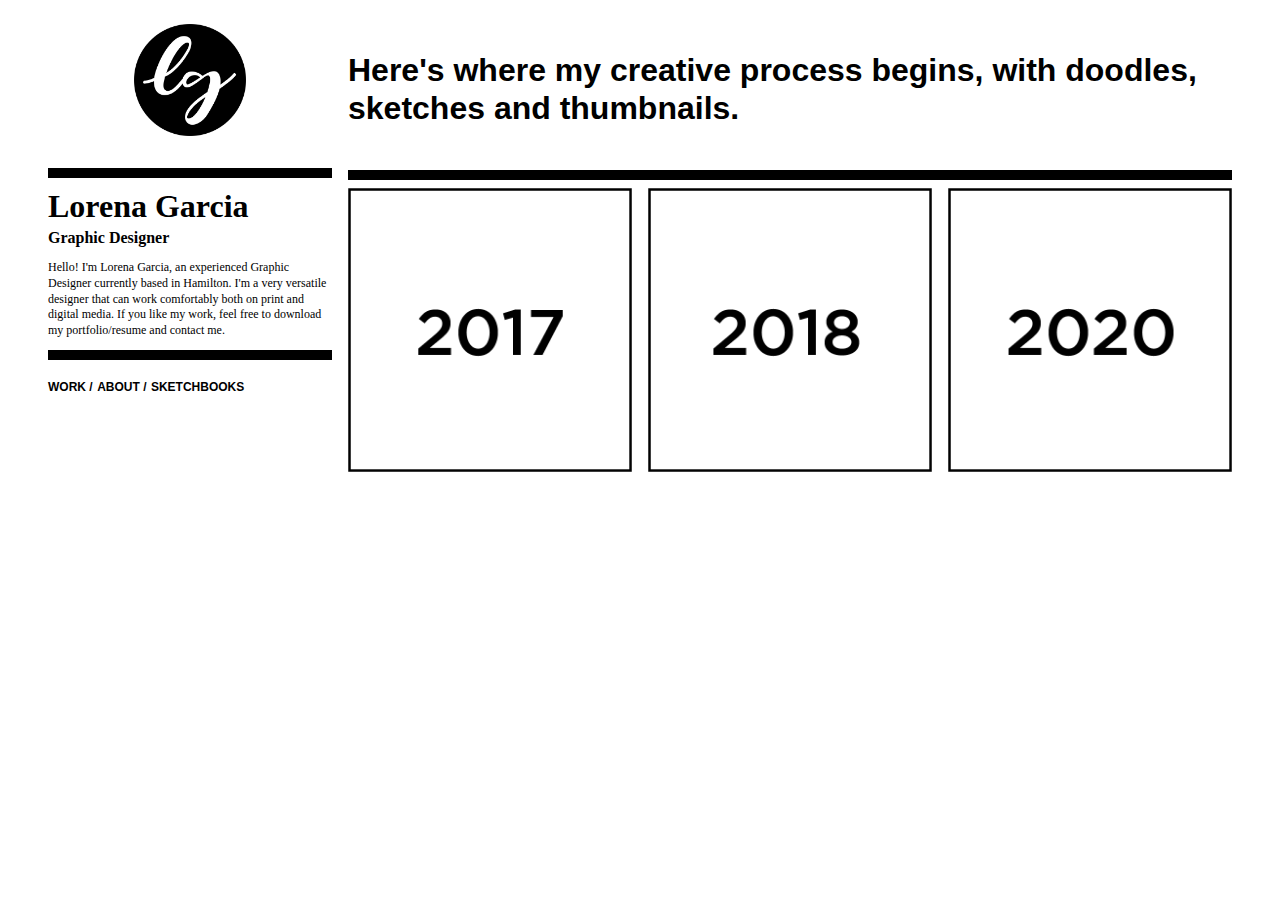
<file: Sketchbooks.html>
<!DOCTYPE html>
<head>
  <meta charset="utf-8">
  <meta name="description" content="DESCRIPTION TEXT">
  <meta name="viewport" content="width=device-width, initial-scale=1">
  <link href="styles.css" rel="stylesheet">
  <title>Lorena Garcia | Graphic Designer</title>

  <link rel="apple-touch-icon" sizes="180x180" href="images/apple-touch-icon.png">
  <link rel="icon" type="images/png" sizes="32x32" href="images/favicon-32x32.png">
  <link rel="icon" type="images/png" sizes="16x16" href="images/favicon-16x16.png">
  <link rel="manifest" href="images/site.webmanifest">

  <!-- GOOGLE FONTS? -->

  <!-- ANALYTICS? -->

  
</head>

<body>

  <header>
    <a href="index.html" class="logo">
      <img src="images/logo.png" alt="Lorena Garcia"/>
    </a>
    <hr>
    <h1>Lorena Garcia</h1>
    <h3>Graphic Designer</h3>
    <p>Hello! I'm Lorena Garcia, an experienced Graphic Designer currently based in Hamilton. I'm a very versatile designer that can work comfortably both on print and digital media. If you like my work, feel free to download my portfolio/resume and contact me.</p>
    <hr>
    <nav>
      <a href="index.html">Work</a>
      <a href="About.html">About</a>
      <a href="Sketchbooks.html">Sketchbooks</a>
    </nav>
  </header>
  

  <main>

    <h4 class="big-heading">Here's where my creative process begins, with
    doodles, sketches and thumbnails.</h4>
    <hr>


    <div class="columns">
      <a href="Sketchbook1.html"><img src="images/s1.png"></a>
      <a href="Sketchbook2.html"><img src="images/s2.png"></a>
      <a href="Sketchbook3.html"><img src="images/s3.png"></a>
    </div>

  </main>

</body>
</file>
<file: styles.css>
/* Base styles */
* {
  box-sizing: border-box;
}
body {
  background-color: white;
  color: black;
  font-size: 16px;
  font-family: sans-serif;
  line-height: 1.3;
  margin: 0 auto;
  padding: 0;
  max-width: 75em; 
  overflow-x: hidden;
  display: flex;
  flex-wrap: wrap;
}
img {
  max-width: 100%;
  height: auto;
}
header {
  display: block;
  margin: 0;
  padding: 0.5em;
}
main {
  display: block;
  margin: 0;
  padding: 0.5em;
}
aside {
  display: block;
  margin: 0;
  margin-top: 3em;
}
footer {
  display: block;
  margin: 0;
  color: black;
  padding-top: 1em;
}


/* Typography */
h1 {
  font-family: Gotham;
  margin: 0;
}
h2 {

}
h3 {
  font-family: Gotham light;
  font-size: 16px;
  margin: 0;
}
p {
  font-family: Gotham light;
  font-size: 12px;
}
a {
  text-decoration: none;
}
a:hover {

}
.big-heading {
  font-size: 2em;
  line-height: 1.2;
}


/* Grid */
header, main, article, aside {
  width: 100%;
}
@media (min-width: 750px) {
  header {  
    width: 25%;
  }
  main {
    width: 75%;
  }
}
@media (min-width: 900px) {
  article {
    width: 73%;
    float: left;
  }
  aside {
    width: 25%;
    float: right;
  }
}


/* Multiple columns for inside main */
.columns {
  column-count: 1;
  column-gap: 1em;
}
.columns > div {
  -webkit-column-break-inside: avoid; 
  page-break-inside: avoid; 
  break-inside: avoid; 
  -webkit-margin-before-collapse: discard;
}
.columns img {
  display: block;
  margin: 0 0 1em 0;
}
.columns a {
  display: block;
  width: 100%;
}
@media (min-width: 450px) {
  .columns {
    column-count: 2;
  }
} 
@media (min-width: 800px) {
  .columns {
    column-count: 3;
  }
} 

/* Reusable line */
hr {
  border: none;
  margin: 0.5em 0;
  border-bottom: 10px solid black;
}


/* Logo */
.logo {
  display: block;
  margin: 0 0 2em 0;
}
.logo img {
  width: 7em;
  margin: 1em auto;
  display: block;
}


/* Navigation */
nav {
  display: block;
  margin: 0;
  padding-top: 0.5em;
}
nav a {
  text-transform: uppercase;
  font-size: 0.75em;
  font-weight: bold;
  color: inherit;
}
nav a:after {
  content: ' /';
}
nav a:last-child:after {
  content: '';
}



/* Miscellaneous */
.resume img {
  display: block;
  margin: 0 auto;
  width: 5em;
}


@font-face {
  font-family: 'Gotham-Light';
  src: url('Gotham-Light.eot?#iefix') format('embedded-opentype'),  url('Gotham-Light.otf')  format('opentype'),
       url('Gotham-Light.woff') format('woff'), url('Gotham-Light.ttf')  format('truetype'), url('Gotham-Light.svg#Gotham-Light') format('svg');
  font-weight: normal;
  font-style: normal;
}


@font-face {
  font-family: 'Gotham-Book';
  src: url('Gotham-Book.eot?#iefix') format('embedded-opentype'),  url('Gotham-Book.otf')  format('opentype'),
       url('Gotham-Book.woff') format('woff'), url('Gotham-Book.ttf')  format('truetype'), url('Gotham-Book.svg#Gotham-Book') format('svg');
  font-weight: normal;
  font-style: normal;
}


@font-face {
  font-family: 'Gotham-Medium';
  src: url('Gotham-Medium.eot?#iefix') format('embedded-opentype'),  url('Gotham-Medium.otf')  format('opentype'),
       url('Gotham-Medium.woff') format('woff'), url('Gotham-Medium.ttf')  format('truetype'), url('Gotham-Medium.svg#Gotham-Medium') format('svg');
  font-weight: normal;
  font-style: normal;
}

@font-face {
  font-family: 'Gotham-Bold';
  src: url('Gotham-Bold.eot?#iefix') format('embedded-opentype'),  url('Gotham-Bold.otf')  format('opentype'),
       url('Gotham-Bold.woff') format('woff'), url('Gotham-Bold.ttf')  format('truetype'), url('Gotham-Bold.svg#Gotham-Bold') format('svg');
  font-weight: normal;
  font-style: normal;
}
</file>
